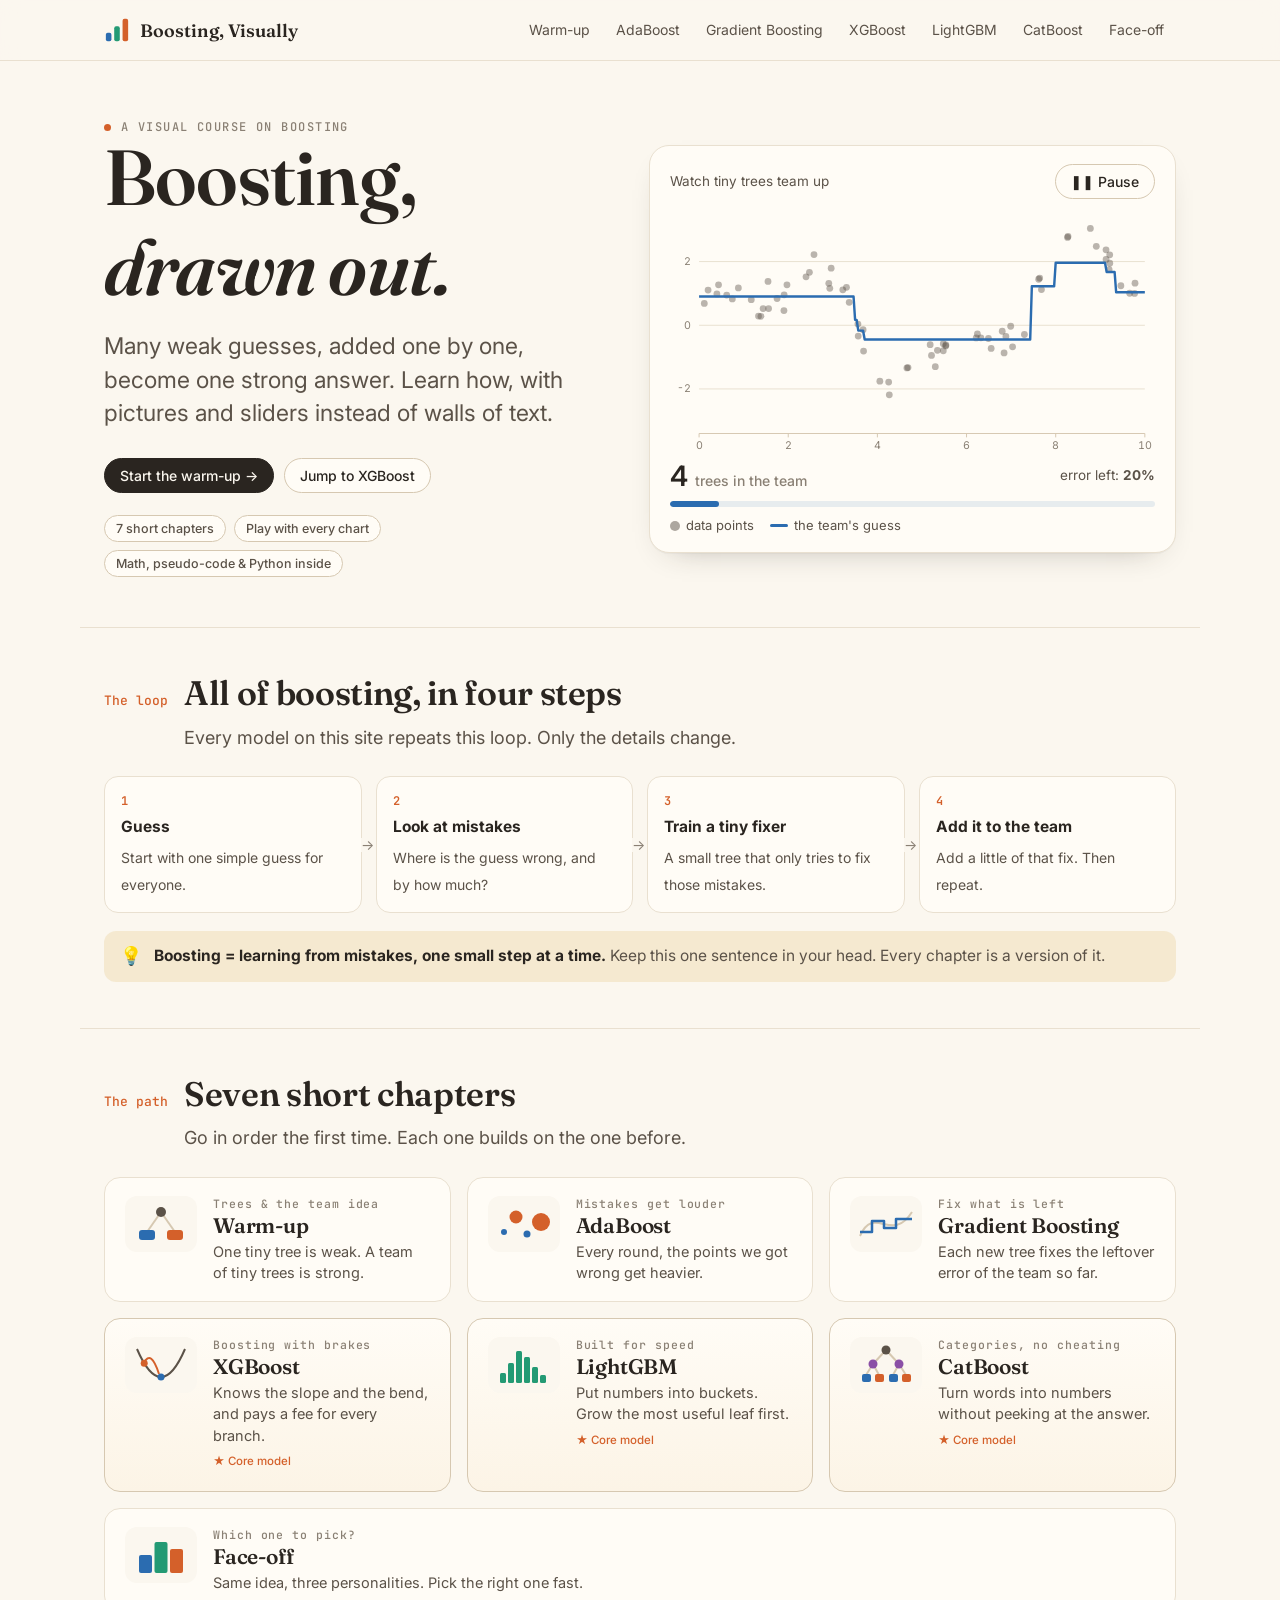
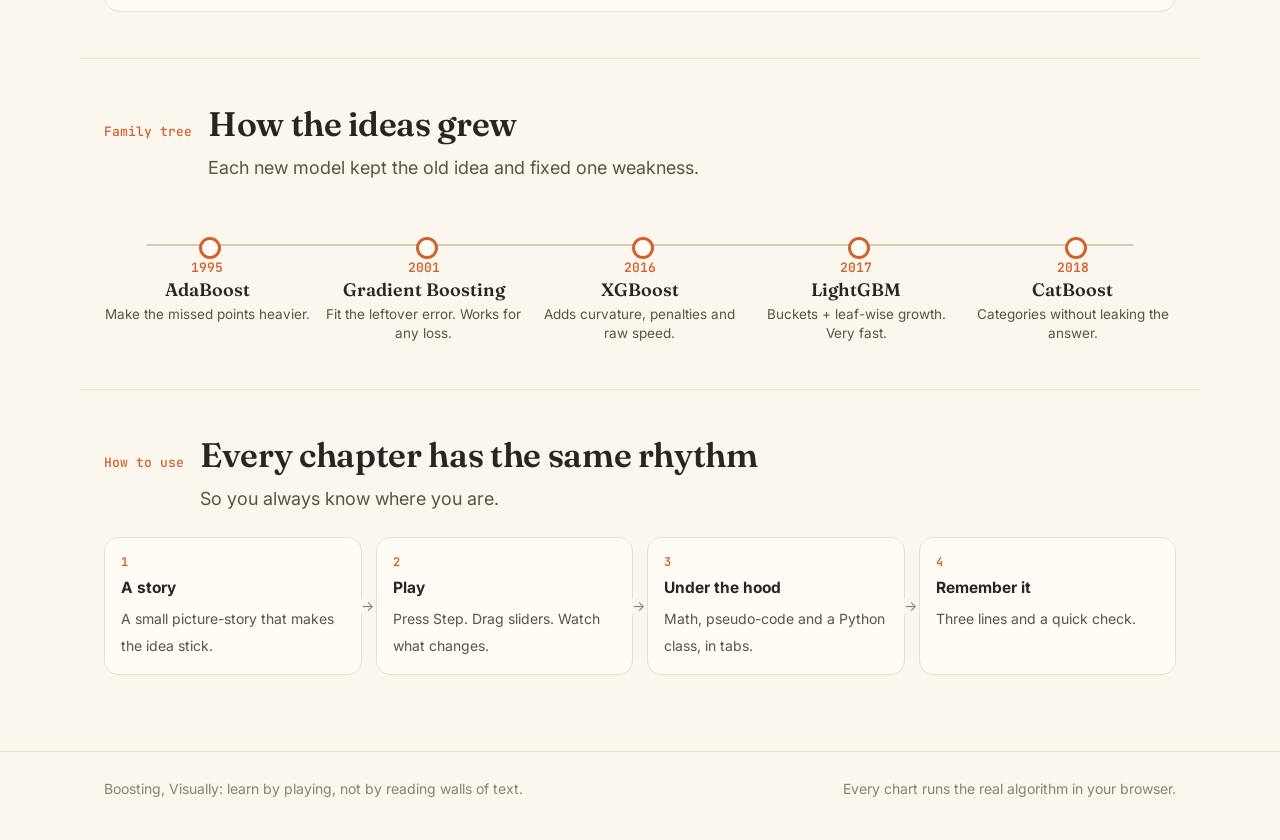
<file: index.html>
<!doctype html>
<html lang="en">
<head>
<meta charset="utf-8">
<meta name="viewport" content="width=device-width, initial-scale=1">
<title>Boosting, Visually</title>
<meta name="description" content="Learn boosting (AdaBoost, Gradient Boosting, XGBoost, LightGBM, CatBoost) with simple words and interactive pictures.">
<link rel="icon" href="assets/img/favicon.svg" type="image/svg+xml">
<link rel="preconnect" href="https://fonts.googleapis.com">
<link rel="preconnect" href="https://fonts.gstatic.com" crossorigin>
<link rel="stylesheet" href="https://fonts.googleapis.com/css2?family=Fraunces:ital,opsz,wght@0,9..144,400;0,9..144,600;1,9..144,500&family=Inter:wght@400;500;600&family=JetBrains+Mono:wght@400;500;600&display=swap">
<link rel="stylesheet" href="assets/css/style.css">
</head>
<body data-page="home" data-root="">
<header id="site-nav"></header>

<main>
  <section class="wrap home-hero">
    <div>
      <div class="kicker"><span class="dot"></span>A visual course on boosting</div>
      <h1>Boosting,<br><em>drawn out.</em></h1>
      <p class="big-idea">Many weak guesses, added one by one, become one strong answer. Learn how, with pictures and sliders instead of walls of text.</p>
      <div class="cta">
        <a class="btn primary" href="pages/00-warmup.html">Start the warm-up →</a>
        <a class="btn" href="pages/03-xgboost.html">Jump to XGBoost</a>
      </div>
      <div class="meta-row">
        <span class="pill">7 short chapters</span>
        <span class="pill">Play with every chart</span>
        <span class="pill">Math, pseudo-code &amp; Python inside</span>
      </div>
    </div>

    <div class="hero-card" id="hero-viz">
      <div class="row"><span>Watch tiny trees team up</span><button class="btn" id="hero-toggle" type="button">❚❚ Pause</button></div>
      <div class="plot"></div>
      <div class="row">
        <div class="tree-count"><span id="hero-count">0</span> <span class="muted" style="font:500 14px var(--sans)">trees in the team</span></div>
        <div>error left: <b id="hero-mse">100%</b></div>
      </div>
      <div class="meter"><i id="hero-meter"></i></div>
      <div class="legend">
        <span><i class="sw" style="background:var(--ink-2);opacity:.5"></i>data points</span>
        <span><i class="ln" style="background:var(--c1)"></i>the team's guess</span>
      </div>
    </div>
  </section>

  <section class="sec wrap">
    <div class="sec-head">
      <span class="sec-num">The loop</span>
      <h2>All of boosting, in four steps</h2>
      <p class="lede">Every model on this site repeats this loop. Only the details change.</p>
    </div>
    <div class="flow" style="--n:4">
      <div class="step"><b>Guess</b><span>Start with one simple guess for everyone.</span></div>
      <div class="step"><b>Look at mistakes</b><span>Where is the guess wrong, and by how much?</span></div>
      <div class="step"><b>Train a tiny fixer</b><span>A small tree that only tries to fix those mistakes.</span></div>
      <div class="step"><b>Add it to the team</b><span>Add a little of that fix. Then repeat.</span></div>
    </div>
    <div class="note"><span class="ic">💡</span><span><b>Boosting = learning from mistakes, one small step at a time.</b> Keep this one sentence in your head. Every chapter is a version of it.</span></div>
  </section>

  <section class="sec wrap">
    <div class="sec-head">
      <span class="sec-num">The path</span>
      <h2>Seven short chapters</h2>
      <p class="lede">Go in order the first time. Each one builds on the one before.</p>
    </div>
    <div class="chapter-grid" id="chapters"></div>
  </section>

  <section class="sec wrap">
    <div class="sec-head">
      <span class="sec-num">Family tree</span>
      <h2>How the ideas grew</h2>
      <p class="lede">Each new model kept the old idea and fixed one weakness.</p>
    </div>
    <div class="timeline">
      <div class="ev"><div class="yr">1995</div><div class="nm">AdaBoost</div><div class="ds">Make the missed points heavier.</div></div>
      <div class="ev"><div class="yr">2001</div><div class="nm">Gradient Boosting</div><div class="ds">Fit the leftover error. Works for any loss.</div></div>
      <div class="ev"><div class="yr">2016</div><div class="nm">XGBoost</div><div class="ds">Adds curvature, penalties and raw speed.</div></div>
      <div class="ev"><div class="yr">2017</div><div class="nm">LightGBM</div><div class="ds">Buckets + leaf-wise growth. Very fast.</div></div>
      <div class="ev"><div class="yr">2018</div><div class="nm">CatBoost</div><div class="ds">Categories without leaking the answer.</div></div>
    </div>
  </section>

  <section class="sec wrap">
    <div class="sec-head">
      <span class="sec-num">How to use</span>
      <h2>Every chapter has the same rhythm</h2>
      <p class="lede">So you always know where you are.</p>
    </div>
    <div class="flow" style="--n:4">
      <div class="step"><b>A story</b><span>A small picture-story that makes the idea stick.</span></div>
      <div class="step"><b>Play</b><span>Press Step. Drag sliders. Watch what changes.</span></div>
      <div class="step"><b>Under the hood</b><span>Math, pseudo-code and a Python class, in tabs.</span></div>
      <div class="step"><b>Remember it</b><span>Three lines and a quick check.</span></div>
    </div>
  </section>
</main>

<footer id="site-foot"></footer>

<script src="assets/js/viz.js"></script>
<script src="assets/js/ml.js"></script>
<script src="assets/js/common.js"></script>
<script src="assets/js/glyphs.js"></script>
<script src="assets/js/pages/home.js"></script>
</body>
</html>
</file>
<file: assets/css/style.css>
/* ==========================================================================
   Boosting, Visually: design system
   Beige / milky-white paper look. One light theme on purpose.
   ========================================================================== */

:root {
  --paper: #FBF7EF;      /* page */
  --paper-2: #F4ECDF;    /* soft bands */
  --card: #FFFCF6;       /* milky cards + chart surface */
  --ink: #2A2520;
  --ink-2: #5B5248;
  --muted: #8A8074;
  --rule: #E9E0D0;
  --rule-2: #D6C8B1;

  /* data colours: fixed order, validated for colour-blind safety on --card */
  --c1: #2b6cb0;  /* blue */
  --c2: #d4602a;  /* terracotta */
  --c3: #239a74;  /* green */
  --c4: #c98a00;  /* mustard (always with a label) */
  --c5: #8a4fa6;  /* plum */
  --c1-wash: rgba(43, 108, 176, .11);
  --c2-wash: rgba(212, 96, 42, .11);
  --c3-wash: rgba(35, 154, 116, .11);
  --c4-wash: rgba(201, 138, 0, .13);
  --c5-wash: rgba(138, 79, 166, .10);
  --pos: var(--c1);
  --neg: var(--c2);

  --good: #1f7a4d;
  --bad: #b4442a;
  --link: #9c4a22;

  --serif: "Fraunces", "Iowan Old Style", Georgia, serif;
  --sans: "Inter", system-ui, -apple-system, "Segoe UI", sans-serif;
  --mono: "JetBrains Mono", ui-monospace, SFMono-Regular, Menlo, monospace;

  --r: 16px;
  --r-sm: 10px;
  --shadow: 0 1px 0 rgba(42, 37, 32, .03), 0 12px 32px -22px rgba(42, 37, 32, .45);
  --wrap: 1120px;
  --read: 680px;
}

* { box-sizing: border-box; }
html { scroll-behavior: smooth; -webkit-text-size-adjust: 100%; text-size-adjust: 100%; }
body {
  margin: 0;
  background: var(--paper);
  color: var(--ink);
  font: 17px/1.6 var(--sans);
  -webkit-font-smoothing: antialiased;
}
img, svg { max-width: 100%; }
a { color: var(--link); text-decoration-thickness: 1px; text-underline-offset: 3px; }
h1, h2, h3, h4 { font-family: var(--serif); font-weight: 600; letter-spacing: -.01em; line-height: 1.15; margin: 0; }
p { margin: 0 0 12px; }
:focus-visible { outline: 2px solid var(--c1); outline-offset: 2px; border-radius: 4px; }
::selection { background: rgba(212, 96, 42, .22); }

.wrap { max-width: var(--wrap); margin: 0 auto; padding-inline: 24px; }
@media (max-width: 600px) { .wrap { padding-inline: 16px; } body { font-size: 16px; } }

mark, .hl { background: linear-gradient(transparent 58%, rgba(201, 138, 0, .28) 58%); color: inherit; padding: 0 2px; }
.muted { color: var(--muted); }
.mono { font-family: var(--mono); }
.c1 { color: var(--c1); } .c2 { color: var(--c2); } .c3 { color: var(--c3); }
.sr-only { position: absolute; width: 1px; height: 1px; padding: 0; margin: -1px; overflow: hidden; clip: rect(0, 0, 0, 0); white-space: nowrap; border: 0; }

/* ---------- Top navigation ---------- */
.site-nav {
  position: sticky; top: 0; z-index: 50;
  background: rgba(251, 247, 239, .9);
  -webkit-backdrop-filter: saturate(1.2) blur(10px);
  backdrop-filter: saturate(1.2) blur(10px);
  border-bottom: 1px solid var(--rule);
}
.site-nav .wrap { display: flex; align-items: center; gap: 18px; height: 60px; }
.brand { display: flex; align-items: center; gap: 10px; font: 600 18px var(--serif); color: var(--ink); text-decoration: none; white-space: nowrap; }
.brand-mark { width: 26px; height: 26px; flex: none; }
.chap-links { display: flex; gap: 2px; overflow-x: auto; scrollbar-width: none; margin-left: auto; }
.chap-links::-webkit-scrollbar { display: none; }
.chap-links a {
  display: flex; align-items: center; padding: 6px 12px; border-radius: 999px;
  font-size: 14px; color: var(--ink-2); text-decoration: none; white-space: nowrap;
}
.chap-links a.active { background: var(--ink); color: var(--paper); }
.progress-bar { position: absolute; left: 0; bottom: -1px; height: 2px; width: 0; background: var(--c2); }
@media (max-width: 900px) { .brand-text { display: none; } }
@media (max-width: 600px) {
  .site-nav .wrap { gap: 8px; height: 58px; }
  /* soft fade at both ends hints that the chapter list scrolls sideways */
  .chap-links {
    padding-inline: 6px;
    -webkit-mask-image: linear-gradient(to right, transparent, #000 10px, #000 calc(100% - 26px), transparent);
    mask-image: linear-gradient(to right, transparent, #000 10px, #000 calc(100% - 26px), transparent);
  }
}

/* ---------- Hero ---------- */
.hero { padding-block: 64px 40px; }
.kicker {
  font: 500 12px/1 var(--mono); letter-spacing: .12em; text-transform: uppercase; color: var(--muted);
  display: flex; gap: 10px; align-items: center;
}
.kicker .dot { width: 7px; height: 7px; border-radius: 50%; background: var(--c2); }
.hero h1 { font-size: clamp(40px, 6.2vw, 70px); margin-top: 16px; }
.hero h1 em { font-style: italic; color: var(--c2); }
.big-idea { font-size: clamp(19px, 2.2vw, 23px); line-height: 1.45; color: var(--ink-2); max-width: 640px; margin-top: 18px; }
.meta-row { display: flex; gap: 8px; flex-wrap: wrap; margin-top: 22px; }
.pill {
  font: 500 12.5px var(--sans); padding: 5px 11px; border: 1px solid var(--rule-2);
  border-radius: 999px; color: var(--ink-2); background: var(--card);
}

/* ---------- Sections ---------- */
.sec { padding-block: 46px; border-top: 1px solid var(--rule); }
.sec-head { display: grid; grid-template-columns: auto 1fr; gap: 4px 16px; align-items: baseline; margin-bottom: 24px; }
.sec-num { font: 500 13px var(--mono); color: var(--c2); }
.sec h2 { font-size: clamp(26px, 3.2vw, 34px); }
.lede { grid-column: 2; color: var(--ink-2); font-size: 18px; max-width: var(--read); margin: 6px 0 0; }
@media (max-width: 600px) { .sec-head { grid-template-columns: 1fr; } .lede { grid-column: 1; } }
.sec h3 { font-size: 21px; margin-bottom: 8px; }
.after { max-width: var(--read); color: var(--ink-2); margin-top: 18px; }

/* ---------- Metaphor card ---------- */
.metaphor {
  display: grid; grid-template-columns: 240px 1fr; gap: 30px; align-items: center;
  background: var(--card); border: 1px solid var(--rule); border-radius: var(--r);
  padding: 26px 30px; box-shadow: var(--shadow);
}
.metaphor .art svg { width: 100%; height: auto; display: block; }
.metaphor .label { font: 600 11px var(--mono); letter-spacing: .14em; text-transform: uppercase; color: var(--c2); }
.metaphor h3 { font-size: 25px; margin: 6px 0 8px; }
.metaphor p { margin: 0; color: var(--ink-2); }
.story-map { display: grid; grid-template-columns: auto auto 1fr; gap: 6px 10px; margin-top: 16px; font-size: 15px; align-items: baseline; }
.story-map .s { color: var(--ink); font-weight: 500; }
.story-map .arrow { color: var(--muted); }
.story-map .m { color: var(--ink-2); font-family: var(--mono); font-size: 13.5px; }
@media (max-width: 760px) { .metaphor { grid-template-columns: 1fr; padding: 22px; } .metaphor .art { max-width: 260px; } }

/* ---------- Visual panels ---------- */
.viz {
  background: var(--card); border: 1px solid var(--rule); border-radius: var(--r);
  padding: 20px 22px; box-shadow: var(--shadow);
}
.viz + .viz, .viz + .note, .note + .viz { margin-top: 20px; }
.viz-top { display: flex; justify-content: space-between; align-items: baseline; gap: 6px 16px; flex-wrap: wrap; margin-bottom: 10px; }
.viz-title { font: 600 15.5px var(--sans); }
.viz-hint { font-size: 13.5px; color: var(--muted); }
.controls { display: flex; flex-wrap: wrap; gap: 10px 20px; align-items: center; margin: 4px 0 12px; }
.ctrl { display: flex; align-items: center; gap: 10px; font-size: 14px; color: var(--ink-2); }
.ctrl output { font: 500 13px var(--mono); color: var(--ink); min-width: 3em; }
.btn-row { display: flex; gap: 8px; flex-wrap: wrap; }
.stats { display: flex; flex-wrap: wrap; gap: 10px; margin-top: 12px; }
.stat { background: var(--paper); border: 1px solid var(--rule); border-radius: var(--r-sm); padding: 7px 12px; min-width: 104px; }
.stat .k { font-size: 12px; color: var(--muted); }
.stat .v { font: 600 18px var(--sans); color: var(--ink); }
.stat.good .v { color: var(--good); }
.stats.two { display: grid; grid-template-columns: 1fr 1fr; }
.stat.bad .v { color: var(--bad); }
.grid-2 { display: grid; grid-template-columns: 1fr 1fr; gap: 22px; }
.grid-3 { display: grid; grid-template-columns: repeat(3, 1fr); gap: 18px; }
.grid-2-1 { display: grid; grid-template-columns: 1.6fr 1fr; gap: 22px; align-items: start; }
@media (max-width: 860px) { .grid-2, .grid-3, .grid-2-1 { grid-template-columns: 1fr; } }
.panel-title { font: 600 13px var(--sans); color: var(--ink-2); margin-bottom: 4px; display: flex; gap: 8px; align-items: center; }
.legend { display: flex; gap: 6px 16px; flex-wrap: wrap; font-size: 13px; color: var(--ink-2); margin-top: 8px; }
.legend span { display: inline-flex; align-items: center; gap: 6px; }
.legend .sw { width: 10px; height: 10px; border-radius: 50%; display: inline-block; }
.legend .sq { width: 12px; height: 12px; border-radius: 3px; display: inline-block; }
.legend .ln { width: 18px; height: 2.5px; border-radius: 2px; display: inline-block; }
.caption { font-size: 14px; color: var(--muted); margin-top: 10px; }
.say-live { font-size: 15px; color: var(--ink-2); margin-top: 10px; min-height: 1.6em; }
.say-live b { color: var(--ink); }
.q-text { font: 600 21px/1.3 var(--serif); color: var(--ink); }
.ghost { opacity: .08; transition: opacity .45s ease; }
.shown { opacity: 1; transition: opacity .45s ease; }
.badge { display: inline-block; font: 600 11.5px var(--sans); padding: 3px 9px; border-radius: 999px; background: var(--c3-wash); color: var(--good); }

/* buttons */
.btn {
  appearance: none; font: 500 14px var(--sans); padding: 8px 15px; border-radius: 999px;
  border: 1px solid var(--rule-2); background: var(--card); color: var(--ink); cursor: pointer;
  display: inline-flex; align-items: center; gap: 6px; text-decoration: none;
  transition: background .15s, border-color .15s;
}
.btn.primary { background: var(--ink); color: var(--paper); border-color: var(--ink); }
@media (hover: hover) {
  .chap-links a:hover { background: var(--paper-2); }
  .chap-links a.active:hover { background: var(--ink); }
  .btn:hover { border-color: var(--ink-2); background: var(--paper); }
  .btn.primary:hover { background: #40372f; }
  .quiz .opt:hover { border-color: var(--ink-2); }
  .copy:hover { color: var(--ink); border-color: var(--ink-2); }
  .cheat:hover, .pager a:hover { border-color: var(--ink-2); transform: translateY(-1px); }
  .chap-card:hover { border-color: var(--ink-2); transform: translateY(-2px); box-shadow: var(--shadow); }
}
.btn:disabled { opacity: .45; cursor: default; }
.seg { display: inline-flex; border: 1px solid var(--rule-2); border-radius: 999px; padding: 3px; background: var(--paper); }
.seg button { border: 0; background: none; font: 500 13px var(--sans); padding: 5px 12px; border-radius: 999px; color: var(--ink-2); cursor: pointer; }
.seg button.on { background: var(--ink); color: var(--paper); }

/* sliders */
input[type=range] { -webkit-appearance: none; appearance: none; width: 150px; height: 22px; background: transparent; cursor: pointer; }
input[type=range]::-webkit-slider-runnable-track { height: 4px; background: var(--rule-2); border-radius: 4px; }
input[type=range]::-webkit-slider-thumb {
  -webkit-appearance: none; width: 16px; height: 16px; margin-top: -6px; border-radius: 50%;
  background: var(--ink); border: 2px solid var(--card); box-shadow: 0 0 0 1px var(--ink);
}
input[type=range]::-moz-range-track { height: 4px; background: var(--rule-2); border-radius: 4px; }
input[type=range]::-moz-range-thumb { width: 13px; height: 13px; border-radius: 50%; background: var(--ink); border: 2px solid var(--card); }

/* SVG charts */
svg.chart { display: block; width: 100%; height: auto; overflow: visible; font-family: var(--sans); -webkit-user-select: none; user-select: none; }
.chart .grid line { stroke: var(--rule); stroke-width: 1; }
.chart .axis line, .chart .axis path { stroke: var(--rule-2); stroke-width: 1; fill: none; }
.chart .axis text { fill: var(--muted); font-size: 11px; font-variant-numeric: tabular-nums; }
.chart .axis-title { fill: var(--muted); font-size: 11.5px; }
.chart .lbl { fill: var(--ink-2); font-size: 12px; }
.chart .lbl-sm { fill: var(--muted); font-size: 10.5px; }
.chart .lbl-strong { fill: var(--ink); font-size: 13px; font-weight: 600; }
.chart .halo { paint-order: stroke; stroke: var(--card); stroke-width: 4px; stroke-linejoin: round; }   /* keeps a label readable over lines and bars */
.chart .drag { cursor: ew-resize; }
.chart .dragy { cursor: ns-resize; }
.chart .node rect { fill: var(--card); stroke: var(--rule-2); }
.chart .edge { stroke: var(--rule-2); stroke-width: 1.5; fill: none; }
.chart .ease { transition: all .35s ease; }
.chart .grow { transition: r .45s ease; }

/* floating chart tooltip */
.tip {
  position: fixed; pointer-events: none; z-index: 100; opacity: 0;
  background: var(--ink); color: var(--paper); font: 12.5px/1.45 var(--sans);
  padding: 6px 9px; border-radius: 7px; transition: opacity .12s; max-width: 240px;
}

/* ---------- Notes & flows ---------- */
.note {
  display: flex; gap: 12px; align-items: flex-start; padding: 13px 16px; border-radius: 12px;
  background: var(--c4-wash); font-size: 15.5px; color: var(--ink-2); margin-top: 18px;
}
.note b { color: var(--ink); }
.note .ic { flex: none; font-size: 18px; line-height: 1.3; }
.note.blue { background: var(--c1-wash); }
.note.green { background: var(--c3-wash); }

.flow { display: grid; grid-template-columns: repeat(var(--n, 4), 1fr); gap: 14px; counter-reset: fl; }
.flow .step {
  position: relative; background: var(--card); border: 1px solid var(--rule); border-radius: 14px;
  padding: 16px 16px 14px; counter-increment: fl;
}
.flow .step::before { content: counter(fl); font: 600 12px var(--mono); color: var(--c2); display: block; margin-bottom: 6px; }
.flow .step b { display: block; font-size: 15.5px; margin-bottom: 4px; }
.flow .step span { font-size: 14px; color: var(--ink-2); }
.flow .step:not(:last-child)::after {
  content: "→"; position: absolute; right: -13px; top: 50%; transform: translateY(-50%);
  color: var(--muted); font-size: 14px; background: var(--paper); line-height: 1; z-index: 1;
}
@media (max-width: 760px) { .flow { grid-template-columns: 1fr 1fr; } .flow .step::after { display: none; } }

/* small idea cards (no arrows) */
.tiles { display: grid; grid-template-columns: repeat(auto-fit, minmax(min(220px, 100%), 1fr)); gap: 14px; }
.tile { background: var(--card); border: 1px solid var(--rule); border-radius: 14px; padding: 16px; }
.tile .ic { display: block; font-size: 22px; margin-bottom: 6px; }
.tile b { display: block; font-size: 15.5px; margin-bottom: 4px; }
.tile span:not(.ic) { font-size: 14px; color: var(--ink-2); }

/* ---------- Under the hood (tabs) ---------- */
.hood { background: var(--card); border: 1px solid var(--rule); border-radius: var(--r); overflow: hidden; box-shadow: var(--shadow); }
.tabs {
  display: flex; gap: 2px; padding: 8px 8px 0; border-bottom: 1px solid var(--rule); overflow-x: auto;
  background:   /* same edge shadows as wide tables: a hint that more tabs sit off to the side */
    linear-gradient(to right, var(--paper-2) 40%, rgba(244, 236, 223, 0)) left center / 32px 100% no-repeat local,
    linear-gradient(to left, var(--paper-2) 40%, rgba(244, 236, 223, 0)) right center / 32px 100% no-repeat local,
    radial-gradient(farthest-side at 0 50%, rgba(42, 37, 32, .16), transparent) left center / 12px 100% no-repeat scroll,
    radial-gradient(farthest-side at 100% 50%, rgba(42, 37, 32, .16), transparent) right center / 12px 100% no-repeat scroll,
    var(--paper-2);
}
.tab {
  appearance: none; border: 0; background: none; font: 500 14px var(--sans); padding: 10px 16px;
  color: var(--ink-2); border-radius: 10px 10px 0 0; cursor: pointer; white-space: nowrap;
}
.tab:hover { color: var(--ink); }
.tab[aria-selected="true"] { background: var(--card); color: var(--ink); box-shadow: 0 1px 0 var(--card); }
.tab-panel { padding: 24px 26px; }
@media (max-width: 600px) { .tab-panel { padding: 18px 16px; } }
.tab-panel h4 { font: 600 15px var(--sans); margin: 22px 0 6px; }
.tab-panel h4:first-child { margin-top: 0; }
.eq {
  margin: 6px 0 10px; overflow-x: auto; overflow-y: hidden; padding: 4px 0;
  background:   /* long equations scroll sideways on phones: same edge shadows as the tables */
    linear-gradient(to right, var(--card) 40%, rgba(255, 252, 246, 0)) left center / 32px 100% no-repeat local,
    linear-gradient(to left, var(--card) 40%, rgba(255, 252, 246, 0)) right center / 32px 100% no-repeat local,
    radial-gradient(farthest-side at 0 50%, rgba(42, 37, 32, .16), transparent) left center / 12px 100% no-repeat scroll,
    radial-gradient(farthest-side at 100% 50%, rgba(42, 37, 32, .16), transparent) right center / 12px 100% no-repeat scroll,
    var(--card);
}
.say {
  font-size: 15px; color: var(--ink-2); background: var(--paper); border-left: 3px solid var(--c4);
  padding: 8px 14px; border-radius: 0 8px 8px 0; margin: 0 0 18px;
}
.say b { color: var(--ink); }
.symbols { display: grid; grid-template-columns: auto 1fr; gap: 6px 16px; font-size: 15px; margin: 8px 0 16px; align-items: baseline; }
.symbols dt { text-align: right; }
.symbols dd { margin: 0; color: var(--ink-2); }

/* code */
pre { margin: 0; }
.code-wrap { position: relative; }
pre.code, pre.pseudo {
  background: #F4EDE0; border: 1px solid var(--rule); border-radius: 12px; padding: 18px 20px;
  overflow: auto; font: 13.5px/1.62 var(--mono); color: var(--ink); max-height: 620px; tab-size: 4;
}
pre.pseudo { font-size: 14px; line-height: 1.8; }
pre.pseudo b { color: #9c3d1c; font-weight: 600; }
pre.pseudo i { color: #978b7b; font-style: italic; }
pre.pseudo u { text-decoration: none; color: var(--c1); }
.copy {
  position: absolute; top: 10px; right: 12px; font: 500 12px var(--sans); padding: 4px 10px;
  border-radius: 999px; border: 1px solid var(--rule-2); background: var(--card); color: var(--ink-2); cursor: pointer;
}
code:not(pre code) { font: 0.88em var(--mono); background: var(--paper-2); padding: 1px 6px; border-radius: 5px; }
.token.comment, .token.prolog { color: #978b7b; font-style: italic; }
.token.keyword { color: #9c3d1c; font-weight: 500; }
.token.string, .token.triple-quoted-string { color: #2d7a55; }
.token.number, .token.boolean { color: #8a4fa6; }
.token.function { color: #245e9c; }
.token.class-name { color: #245e9c; font-weight: 600; }
.token.builtin { color: #2b6cb0; }
.token.operator, .token.punctuation { color: #6b6258; }
.token.decorator, .token.annotation { color: #a87400; }

/* ---------- Remember card (lined paper) ---------- */
.remember {
  position: relative; background-color: #FFFDF8; border: 1px solid var(--rule); border-radius: var(--r);
  padding: 18px 28px 18px 70px; box-shadow: var(--shadow);
  background-image: repeating-linear-gradient(to bottom, transparent 0 37px, #EFE5D4 37px 38px);
  background-position: 0 17px; line-height: 38px;
}
.remember::before { content: ""; position: absolute; left: 48px; top: 0; bottom: 0; width: 1.5px; background: rgba(212, 96, 42, .45); }
.remember h3 { font-size: 22px; line-height: 38px; }
.remember ol { margin: 0; padding: 0; list-style: none; counter-reset: rm; }
.remember li { counter-increment: rm; position: relative; font-size: 17px; }
.remember li::before { content: counter(rm); position: absolute; left: -44px; font: 600 14px var(--mono); color: var(--c2); }
@media (max-width: 600px) { .remember { padding-left: 56px; line-height: 30px; background-image: none; } .remember::before { left: 36px; } .remember h3 { line-height: 1.3; margin-bottom: 8px; } .remember li { margin-bottom: 8px; line-height: 1.5; } .remember li::before { left: -36px; } }

/* ---------- Quiz ---------- */
.quiz-list { display: grid; gap: 14px; margin-top: 20px; }
.quiz { background: var(--card); border: 1px solid var(--rule); border-radius: var(--r); padding: 18px 22px; }
.quiz .q { font-weight: 600; margin-bottom: 12px; }
.quiz .q::before { content: "Quick check · "; font: 500 12px var(--mono); color: var(--c2); letter-spacing: .04em; }
.quiz .opts { display: grid; gap: 8px; }
.quiz .opt {
  text-align: left; font: 15px var(--sans); padding: 10px 14px; border: 1px solid var(--rule-2);
  background: var(--paper); border-radius: 10px; cursor: pointer; color: var(--ink);
}
.quiz.done .opt { cursor: default; }
.quiz .opt.right { border-color: var(--good); background: rgba(31, 122, 77, .09); }
.quiz .opt.right::after { content: "  ✓"; color: var(--good); font-weight: 600; }
.quiz .opt.wrong { border-color: var(--bad); background: rgba(180, 68, 42, .07); }
.quiz .opt.wrong::after { content: "  ✗"; color: var(--bad); font-weight: 600; }
.quiz .why { margin-top: 12px; font-size: 15px; color: var(--ink-2); display: none; }
.quiz.done .why { display: block; }
.quiz .again { margin-left: 8px; font-size: 13px; background: none; border: 0; color: var(--link); cursor: pointer; text-decoration: underline; }

/* ---------- Glossary term tooltip ---------- */
.term { border-bottom: 1.5px dotted var(--c2); cursor: help; }
.term-tip {
  position: fixed; z-index: 120; max-width: min(280px, calc(100vw - 16px)); pointer-events: none;
  background: var(--ink); color: var(--paper); font: 400 13.5px/1.45 var(--sans);
  padding: 8px 11px; border-radius: 8px; box-shadow: var(--shadow);
}

/* ---------- Tables ---------- */
/* Soft shadows at an edge only while there is more to scroll to (the covers move with the content). */
.table-wrap {
  overflow-x: auto; border: 1px solid var(--rule); border-radius: var(--r);
  background:
    linear-gradient(to right, var(--card) 40%, rgba(255, 252, 246, 0)) left center / 32px 100% no-repeat local,
    linear-gradient(to left, var(--card) 40%, rgba(255, 252, 246, 0)) right center / 32px 100% no-repeat local,
    radial-gradient(farthest-side at 0 50%, rgba(42, 37, 32, .16), transparent) left center / 12px 100% no-repeat scroll,
    radial-gradient(farthest-side at 100% 50%, rgba(42, 37, 32, .16), transparent) right center / 12px 100% no-repeat scroll,
    var(--card);
}
table.t { width: 100%; border-collapse: collapse; font-size: 15px; }
table.t th, table.t td { padding: 11px 14px; text-align: left; border-bottom: 1px solid var(--rule); vertical-align: top; }
table.t th { font: 600 13px var(--sans); color: var(--ink-2); background: var(--paper-2); white-space: nowrap; }
table.t tr:last-child td { border-bottom: 0; }
table.t td.num { font-variant-numeric: tabular-nums; text-align: right; }
table.t code { white-space: nowrap; }

/* queue table (CatBoost ordered target statistics) */
table.qt th, table.qt td { text-align: center; padding: 8px 10px; }
table.qt tr td { transition: background .25s, opacity .25s; }
table.qt tr.future td { opacity: .35; }
table.qt tr.seen td { background: var(--c3-wash); }
table.qt tr.active td { background: var(--c4-wash); font-weight: 600; }
.chip { display: inline-block; padding: 2px 10px; border-radius: 999px; font: 500 12.5px var(--sans); border: 1px solid; }
.chip.a { background: var(--c1-wash); border-color: var(--c1); }
.chip.b { background: var(--c2-wash); border-color: var(--c2); }
.chip.c { background: var(--c3-wash); border-color: var(--c3); }
.formula { font: 500 15px var(--mono); background: var(--paper); border: 1px solid var(--rule); border-radius: 10px; padding: 10px 14px; margin-top: 10px; overflow-x: auto; }

/* ---------- Face-off page ---------- */
.personas { display: grid; grid-template-columns: repeat(3, 1fr); gap: 16px; }
@media (max-width: 860px) { .personas { grid-template-columns: 1fr; } }
.persona {
  background: var(--card); border: 1px solid var(--rule); border-top: 4px solid var(--pc, var(--c1));
  border-radius: var(--r); padding: 18px 20px; box-shadow: var(--shadow);
}
.persona .who { display: flex; align-items: center; gap: 12px; }
.persona .g, .cheat .g { width: 64px; height: 48px; flex: none; background: var(--paper); border-radius: 10px; display: grid; place-items: center; }
.persona .g svg, .cheat .g svg { width: 54px; height: 40px; }
.persona h3 { font-size: 22px; margin: 0; }
.persona .tag { font-size: 14px; color: var(--ink-2); font-style: italic; }
.persona ul { margin: 14px 0 0; padding-left: 18px; font-size: 14.5px; color: var(--ink-2); }
.persona li { margin-bottom: 5px; }
.persona .watch { margin-top: 12px; font-size: 14px; background: var(--c4-wash); border-radius: 8px; padding: 8px 10px; color: var(--ink-2); }
.persona .sig { margin-top: 10px; font: 500 12px var(--mono); color: var(--muted); }
.pick-q { display: flex; justify-content: space-between; align-items: center; gap: 12px; padding: 12px 0; border-bottom: 1px solid var(--rule); font-size: 15.5px; }
.pick-q:last-child { border-bottom: 0; }
.sw-dot { display: inline-block; width: 9px; height: 9px; border-radius: 50%; margin-right: 7px; }
.cheats { display: grid; grid-template-columns: repeat(auto-fill, minmax(min(300px, 100%), 1fr)); gap: 14px; }
.cheat {
  display: grid; grid-template-columns: 64px 1fr; gap: 14px; align-items: start;
  background: var(--card); border: 1px solid var(--rule); border-radius: 14px; padding: 14px 16px;
  text-decoration: none; color: var(--ink); transition: border-color .15s, transform .15s;
}
.cheat b { display: block; font-size: 15.5px; }
.cheat span { display: block; font-size: 14px; color: var(--ink-2); line-height: 1.45; margin-top: 2px; }
.cheat .f { display: inline-block; font: 12.5px var(--mono); color: var(--ink); margin-top: 8px; background: var(--paper); padding: 4px 8px; border-radius: 6px; }

/* ---------- Pager & footer ---------- */
.pager { display: grid; grid-template-columns: 1fr 1fr; gap: 16px; padding-block: 44px 16px; }
.pager a {
  display: block; padding: 18px 22px; border: 1px solid var(--rule); border-radius: var(--r);
  background: var(--card); text-decoration: none; color: var(--ink); transition: border-color .15s, transform .15s;
}
.pager .dir { font: 500 12px var(--mono); color: var(--muted); letter-spacing: .08em; text-transform: uppercase; }
.pager .t { font: 600 21px var(--serif); margin-top: 2px; }
.pager .next { text-align: right; grid-column: 2; }
.site-foot { padding-block: 26px 40px; color: var(--muted); font-size: 14px; border-top: 1px solid var(--rule); margin-top: 30px; }
.site-foot .wrap { display: flex; justify-content: space-between; gap: 12px; flex-wrap: wrap; }

/* ---------- Home page ---------- */
.home-hero { display: grid; grid-template-columns: 1fr 1.05fr; gap: 44px; align-items: center; padding-block: 60px 50px; }
.home-hero h1 { font-size: clamp(44px, 6.4vw, 78px); }
.home-hero .cta { display: flex; gap: 10px; flex-wrap: wrap; margin-top: 28px; }
.hero-card { background: var(--card); border: 1px solid var(--rule); border-radius: 20px; padding: 18px 20px 16px; box-shadow: var(--shadow); }
.hero-card .row { display: flex; justify-content: space-between; align-items: center; gap: 10px; flex-wrap: wrap; font-size: 13.5px; color: var(--ink-2); }
.tree-count { font: 600 28px var(--sans); color: var(--ink); }
.meter { height: 6px; background: var(--c1-wash); border-radius: 6px; overflow: hidden; margin: 8px 0 4px; }
.meter i { display: block; height: 100%; width: 0; background: var(--c1); border-radius: 6px; }
@media (max-width: 900px) { .home-hero { grid-template-columns: 1fr; gap: 30px; padding-block: 40px 30px; } }

.chapter-grid { display: grid; grid-template-columns: repeat(auto-fill, minmax(min(310px, 100%), 1fr)); gap: 16px; }
.chap-card {
  position: relative; display: grid; grid-template-columns: 72px 1fr; gap: 16px; align-items: start;
  padding: 18px 20px; border: 1px solid var(--rule); border-radius: var(--r); background: var(--card);
  text-decoration: none; color: var(--ink); transition: border-color .15s, transform .15s, box-shadow .15s;
}
.chap-card .glyph { width: 72px; height: 56px; background: var(--paper); border-radius: 12px; display: grid; place-items: center; }
.chap-card .glyph svg { width: 60px; height: 44px; }
.chap-card .no { font: 500 11.5px var(--mono); color: var(--muted); letter-spacing: .08em; }
.chap-card h3 { font-size: 21px; margin: 2px 0 4px; }
.chap-card p { margin: 0; font-size: 14.5px; color: var(--ink-2); line-height: 1.45; }
.chap-card .tag { display: inline-block; margin-top: 8px; font: 500 11.5px var(--sans); color: var(--c2); }
.chap-card .seen { position: absolute; top: 14px; right: 16px; font: 500 12px var(--sans); color: var(--good); display: none; }
.chap-card.visited .seen { display: block; }
.chap-card.star { border-color: var(--rule-2); background: linear-gradient(180deg, #FFFCF6, #FCF4E6); }
.chap-card.finale { grid-column: 1 / -1; }

.timeline { position: relative; display: grid; grid-template-columns: repeat(5, 1fr); gap: 10px; padding-top: 30px; }
.timeline::before { content: ""; position: absolute; left: 4%; right: 4%; top: 37px; height: 2px; background: var(--rule-2); }
.timeline .ev { position: relative; text-align: center; padding-top: 22px; }
.timeline .ev::before {
  content: ""; position: absolute; top: 0; left: 50%; width: 16px; height: 16px; margin-left: -8px;
  border-radius: 50%; background: var(--card); border: 3px solid var(--c2);
}
.timeline .yr { font: 600 13px var(--mono); color: var(--c2); }
.timeline .nm { font: 600 18px var(--serif); margin-top: 2px; }
.timeline .ds { font-size: 13.5px; color: var(--ink-2); line-height: 1.4; margin-top: 4px; }
@media (max-width: 760px) {
  .timeline { grid-template-columns: 1fr; padding-top: 0; padding-left: 30px; }
  .timeline::before { left: 7px; right: auto; top: 6px; bottom: 6px; width: 2px; height: auto; }
  .timeline .ev { text-align: left; padding-top: 0; padding-bottom: 14px; }
  .timeline .ev::before { left: -30px; margin-left: 0; top: 3px; }
}

/* ---------- Fingers: big tap targets, no double-tap zoom delay, press feedback ---------- */
html { -webkit-tap-highlight-color: rgba(42, 37, 32, .08); }
a, button, input, label, .term { touch-action: manipulation; }
.btn:active, .seg button:active, .quiz .opt:active, .tab:active, .copy:active { transform: scale(.97); }
@media (pointer: coarse) {
  .brand { min-height: 44px; min-width: 44px; }
  .chap-links a { min-height: 44px; }
  .btn { min-height: 44px; padding: 10px 18px; justify-content: center; }
  .seg { padding: 2px; }
  .seg button { min-height: 44px; min-width: 56px; padding: 8px 14px; }
  .tab { min-height: 46px; }
  .quiz .opt { min-height: 48px; padding: 12px 16px; }
  .quiz .again { min-height: 44px; padding: 0 10px; }
  .copy { min-height: 44px; min-width: 64px; top: 6px; right: 6px; }
  input[type=range] { height: 44px; }
  input[type=range]::-webkit-slider-runnable-track { height: 6px; }
  input[type=range]::-webkit-slider-thumb { width: 28px; height: 28px; margin-top: -11px; }
  input[type=range]::-moz-range-thumb { width: 24px; height: 24px; }
}

/* ---------- Phones: one column, full-width controls, readable charts ---------- */
@media (max-width: 600px) {
  .hero { padding-block: 36px 26px; }
  .hero h1 { font-size: clamp(34px, 9.6vw, 44px); }
  .home-hero h1 { font-size: clamp(40px, 11vw, 48px); }
  .sec { padding-block: 34px; }
  .sec-head { margin-bottom: 18px; }
  .lede { font-size: 17px; }
  .metaphor .art { margin-inline: auto; }
  .viz { padding: 16px 14px; }
  .controls { gap: 10px; }
  .controls > .seg, .controls > .btn-row, .controls > .ctrl { width: 100%; }
  .seg { display: flex; }
  .seg button { flex: 1 1 auto; line-height: 1.25; padding-inline: 10px; }
  .stats:has(> .stat:nth-child(4)) { grid-template-columns: 1fr 1fr; }
  table.t { font-size: 14.5px; }
  table.t th, table.t td { padding: 10px 11px; }
  table.qt th, table.qt td { padding: 8px 5px; }
  /* wide tables scroll sideways: keep the row names in view */
  table.t:not(.qt) td:first-child, table.t:not(.qt) th:first-child { position: sticky; left: 0; z-index: 1; }
  table.t:not(.qt) td:first-child { background: var(--card); box-shadow: inset -1px 0 0 var(--rule); }
  .eq .katex { font-size: 1.04em; }
  .btn-row .btn { flex: 1 1 auto; }
  .ctrl input[type=range] { flex: 1; width: auto; min-width: 0; }
  .ctrl .seg { margin-left: auto; flex: none; }
  .stats { display: grid; grid-template-columns: repeat(auto-fit, minmax(92px, 1fr)); }
  .stat { min-width: 0; }
  .pick-q { flex-direction: column; align-items: stretch; gap: 8px; }
  .metaphor .label, .chap-card .no, .chap-card .tag, .badge { font-size: 12px; }
  .pager { gap: 10px; }
  .pager a { padding: 16px; }
  .pager .t { font-size: 19px; }
  pre.code, pre.pseudo { font-size: 12.5px; padding: 14px; max-height: 70vh; }
  pre.pseudo { font-size: 13px; }
  .hero-card { padding: 16px 14px 14px; }
  /* charts are drawn about as wide as the screen here, so these sizes are close to real pixels */
  .chart .axis text { font-size: 11.5px; }
  .chart .axis-title { font-size: 12px; }
  .chart .lbl { font-size: 12.5px; }
  .chart .lbl-sm { font-size: 11.5px; }
  .chart .lbl-strong { font-size: 13.5px; }
}

@media (prefers-reduced-motion: reduce) {
  *, *::before, *::after { transition: none !important; animation: none !important; scroll-behavior: auto !important; }
}
</file>
